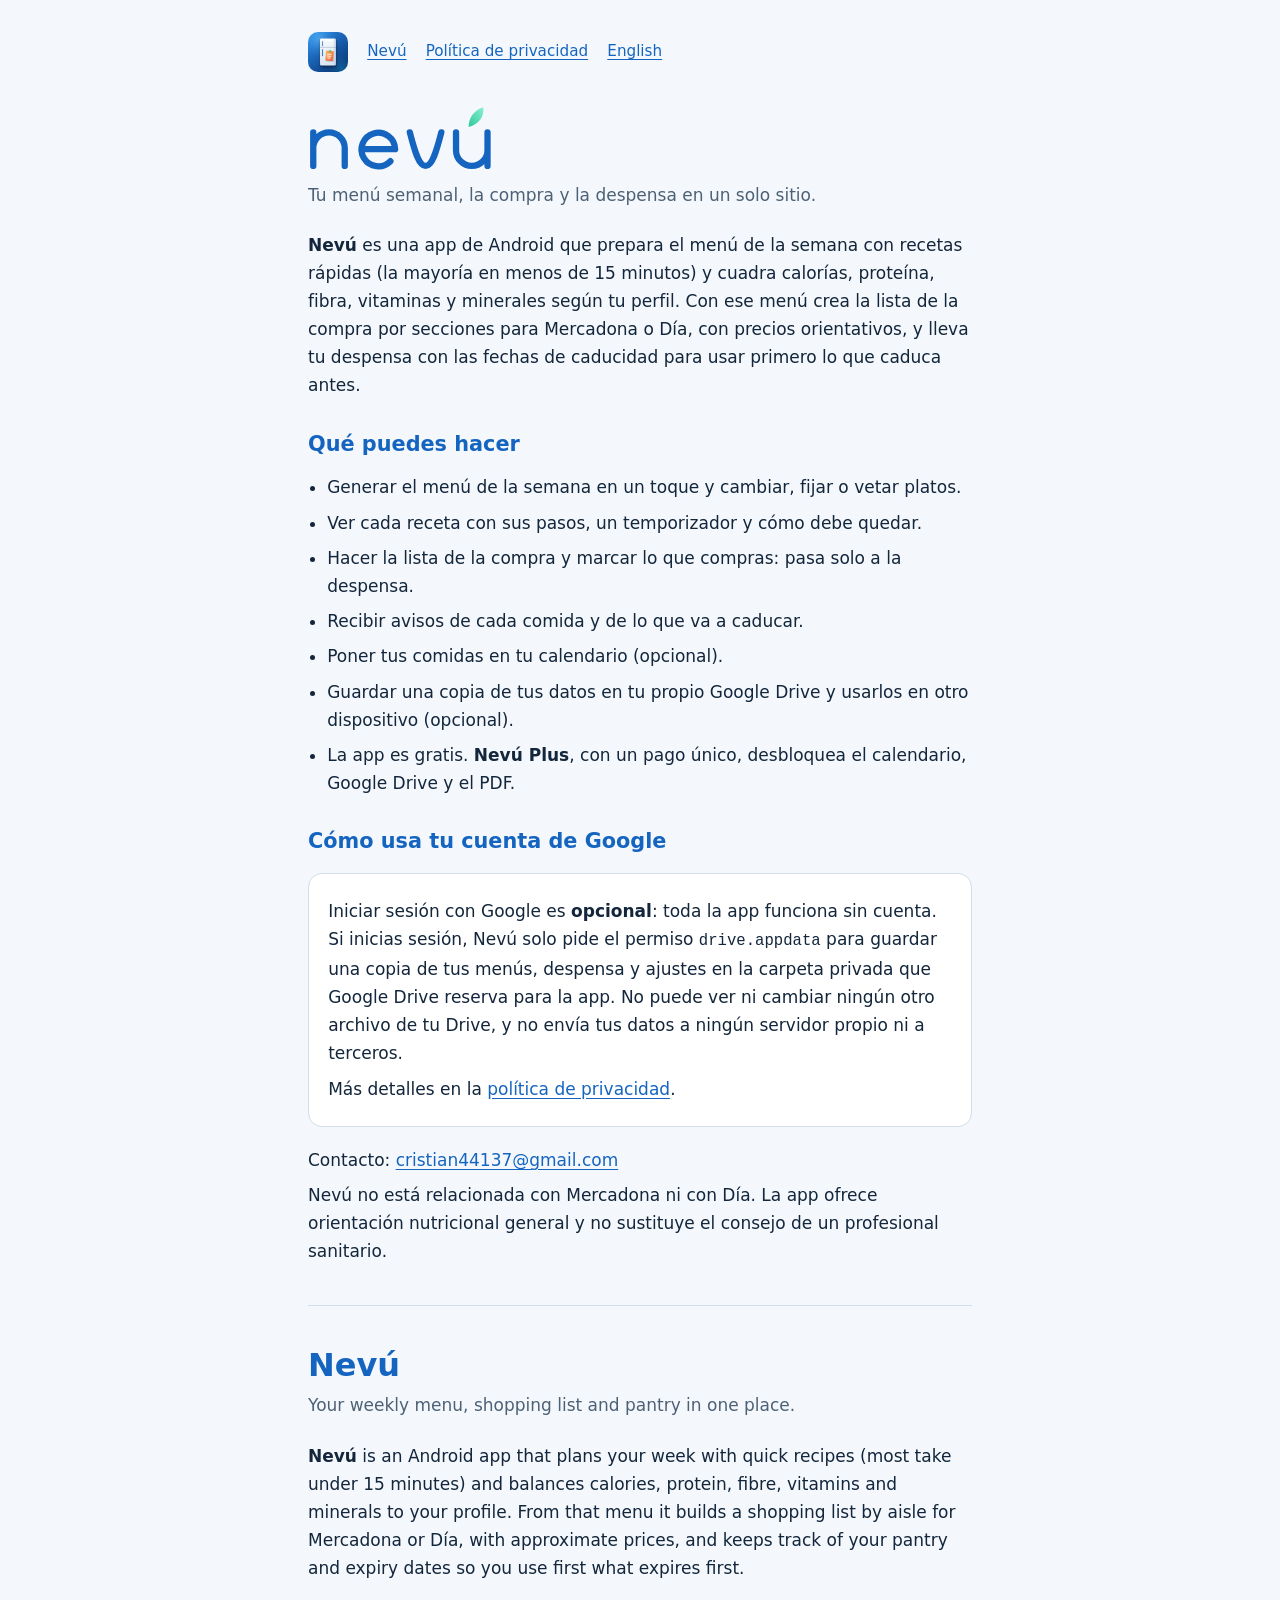
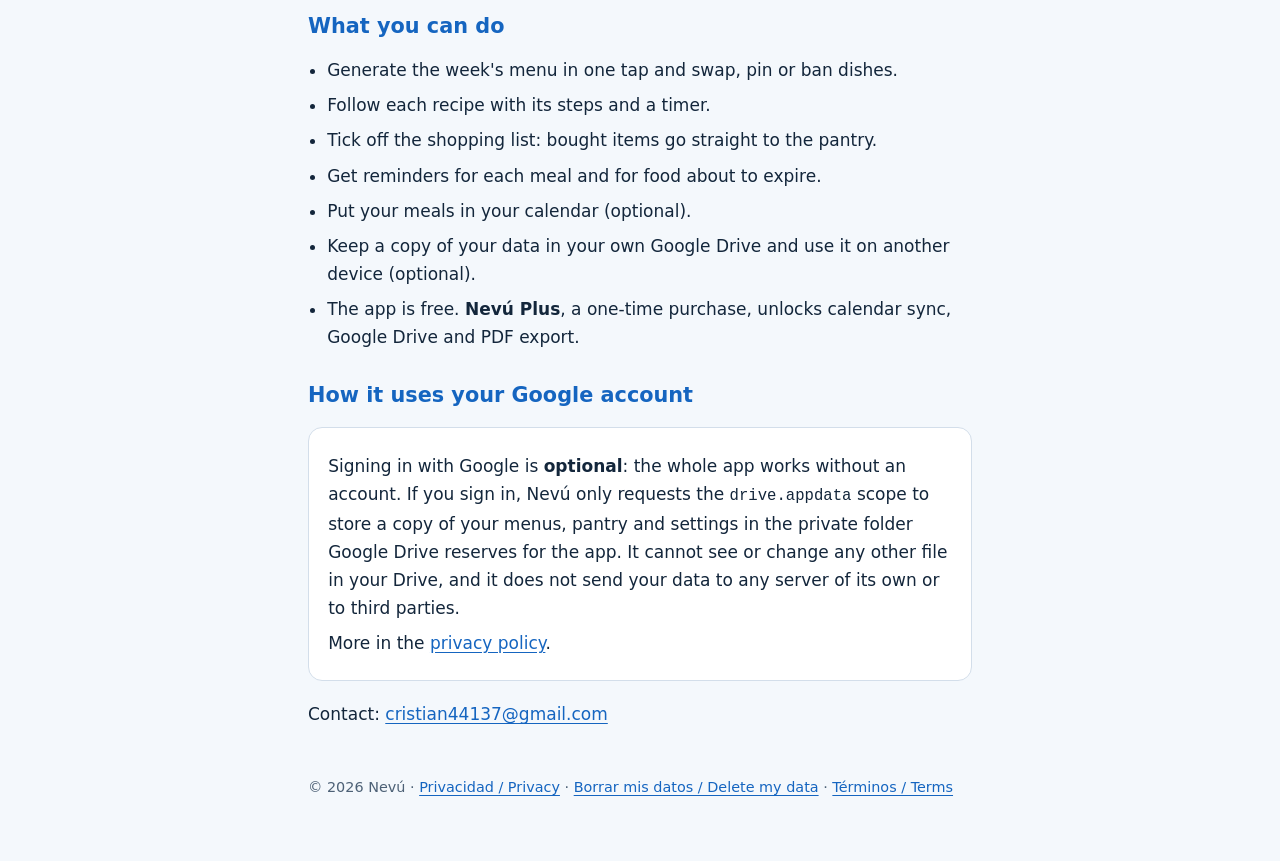
<file: index.html>
<!doctype html>
<html lang="es"><head><meta charset="utf-8"><meta name="viewport" content="width=device-width,initial-scale=1">
<title>Nevú: Menú semanal y compra</title>
<meta name="description" content="Nevú: app de Android para planificar el menú semanal, la lista de la compra y la despensa.">
<link rel="stylesheet" href="estilo.css"><link rel="icon" href="logo.png"></head>
<body><main>
<nav><img src="logo.png" alt=""><a href="index.html">Nevú</a><a href="privacidad.html">Política de privacidad</a><a href="#en">English</a></nav>

<h1 class="marca"><svg role="img" aria-label="Nevú" viewBox="-10 74 352 128"><title>Nevú</title><defs><linearGradient id="hoja" x1="0" y1="1" x2="1" y2="0"><stop offset="0" stop-color="#2FC79A"/><stop offset="1" stop-color="#8BF0CF"/></linearGradient></defs><g fill="none" stroke="currentColor" stroke-width="12" stroke-linecap="round" stroke-linejoin="round"><path d="M0 128 V192 M0 158 A30 30 0 0 1 60 158 V192"/><path d="M92 160 H156 A32 32 0 1 0 147 183"/><path d="M184 128 C192 158 200 192 214 192 C228 192 236 158 244 128"/><path d="M272 128 V162 A30 30 0 0 0 332 162 M332 128 V192"/></g><path d="M296 118 C296 100 306 86 324 80 C326 98 316 112 296 118 Z" fill="url(#hoja)"/></svg></h1>
<p class="sub">Tu menú semanal, la compra y la despensa en un solo sitio.</p>
<p><strong>Nevú</strong> es una app de Android que prepara el menú de la semana con recetas rápidas (la mayoría en menos de 15 minutos) y cuadra calorías, proteína, fibra, vitaminas y minerales según tu perfil. Con ese menú crea la lista de la compra por secciones para Mercadona o Día, con precios orientativos, y lleva tu despensa con las fechas de caducidad para usar primero lo que caduca antes.</p>

<h2>Qué puedes hacer</h2>
<ul>
<li>Generar el menú de la semana en un toque y cambiar, fijar o vetar platos.</li>
<li>Ver cada receta con sus pasos, un temporizador y cómo debe quedar.</li>
<li>Hacer la lista de la compra y marcar lo que compras: pasa solo a la despensa.</li>
<li>Recibir avisos de cada comida y de lo que va a caducar.</li>
<li>Poner tus comidas en tu calendario (opcional).</li>
<li>Guardar una copia de tus datos en tu propio Google Drive y usarlos en otro dispositivo (opcional).</li>
<li>La app es gratis. <strong>Nevú Plus</strong>, con un pago único, desbloquea el calendario, Google Drive y el PDF.</li>
</ul>

<h2>Cómo usa tu cuenta de Google</h2>
<div class="tarjeta">
<p>Iniciar sesión con Google es <strong>opcional</strong>: toda la app funciona sin cuenta. Si inicias sesión, Nevú solo pide el permiso <code>drive.appdata</code> para guardar una copia de tus menús, despensa y ajustes en la carpeta privada que Google Drive reserva para la app. No puede ver ni cambiar ningún otro archivo de tu Drive, y no envía tus datos a ningún servidor propio ni a terceros.</p>
<p>Más detalles en la <a href="privacidad.html">política de privacidad</a>.</p>
</div>

<p>Contacto: <a href="mailto:cristian44137@gmail.com">cristian44137@gmail.com</a></p>
<p>Nevú no está relacionada con Mercadona ni con Día. La app ofrece orientación nutricional general y no sustituye el consejo de un profesional sanitario.</p>

<hr>
<section id="en" lang="en">
<h1>Nevú</h1>
<p class="sub">Your weekly menu, shopping list and pantry in one place.</p>
<p><strong>Nevú</strong> is an Android app that plans your week with quick recipes (most take under 15 minutes) and balances calories, protein, fibre, vitamins and minerals to your profile. From that menu it builds a shopping list by aisle for Mercadona or Día, with approximate prices, and keeps track of your pantry and expiry dates so you use first what expires first.</p>
<h2>What you can do</h2>
<ul>
<li>Generate the week's menu in one tap and swap, pin or ban dishes.</li>
<li>Follow each recipe with its steps and a timer.</li>
<li>Tick off the shopping list: bought items go straight to the pantry.</li>
<li>Get reminders for each meal and for food about to expire.</li>
<li>Put your meals in your calendar (optional).</li>
<li>Keep a copy of your data in your own Google Drive and use it on another device (optional).</li>
<li>The app is free. <strong>Nevú Plus</strong>, a one-time purchase, unlocks calendar sync, Google Drive and PDF export.</li>
</ul>
<h2>How it uses your Google account</h2>
<div class="tarjeta">
<p>Signing in with Google is <strong>optional</strong>: the whole app works without an account. If you sign in, Nevú only requests the <code>drive.appdata</code> scope to store a copy of your menus, pantry and settings in the private folder Google Drive reserves for the app. It cannot see or change any other file in your Drive, and it does not send your data to any server of its own or to third parties.</p>
<p>More in the <a href="privacidad.html#en">privacy policy</a>.</p>
</div>
<p>Contact: <a href="mailto:cristian44137@gmail.com">cristian44137@gmail.com</a></p>
</section>
<footer>© 2026 Nevú · <a href="privacidad.html">Privacidad / Privacy</a> · <a href="borrar-datos.html">Borrar mis datos / Delete my data</a> · <a href="terminos.html">Términos / Terms</a></footer>
</main></body></html>
</file>
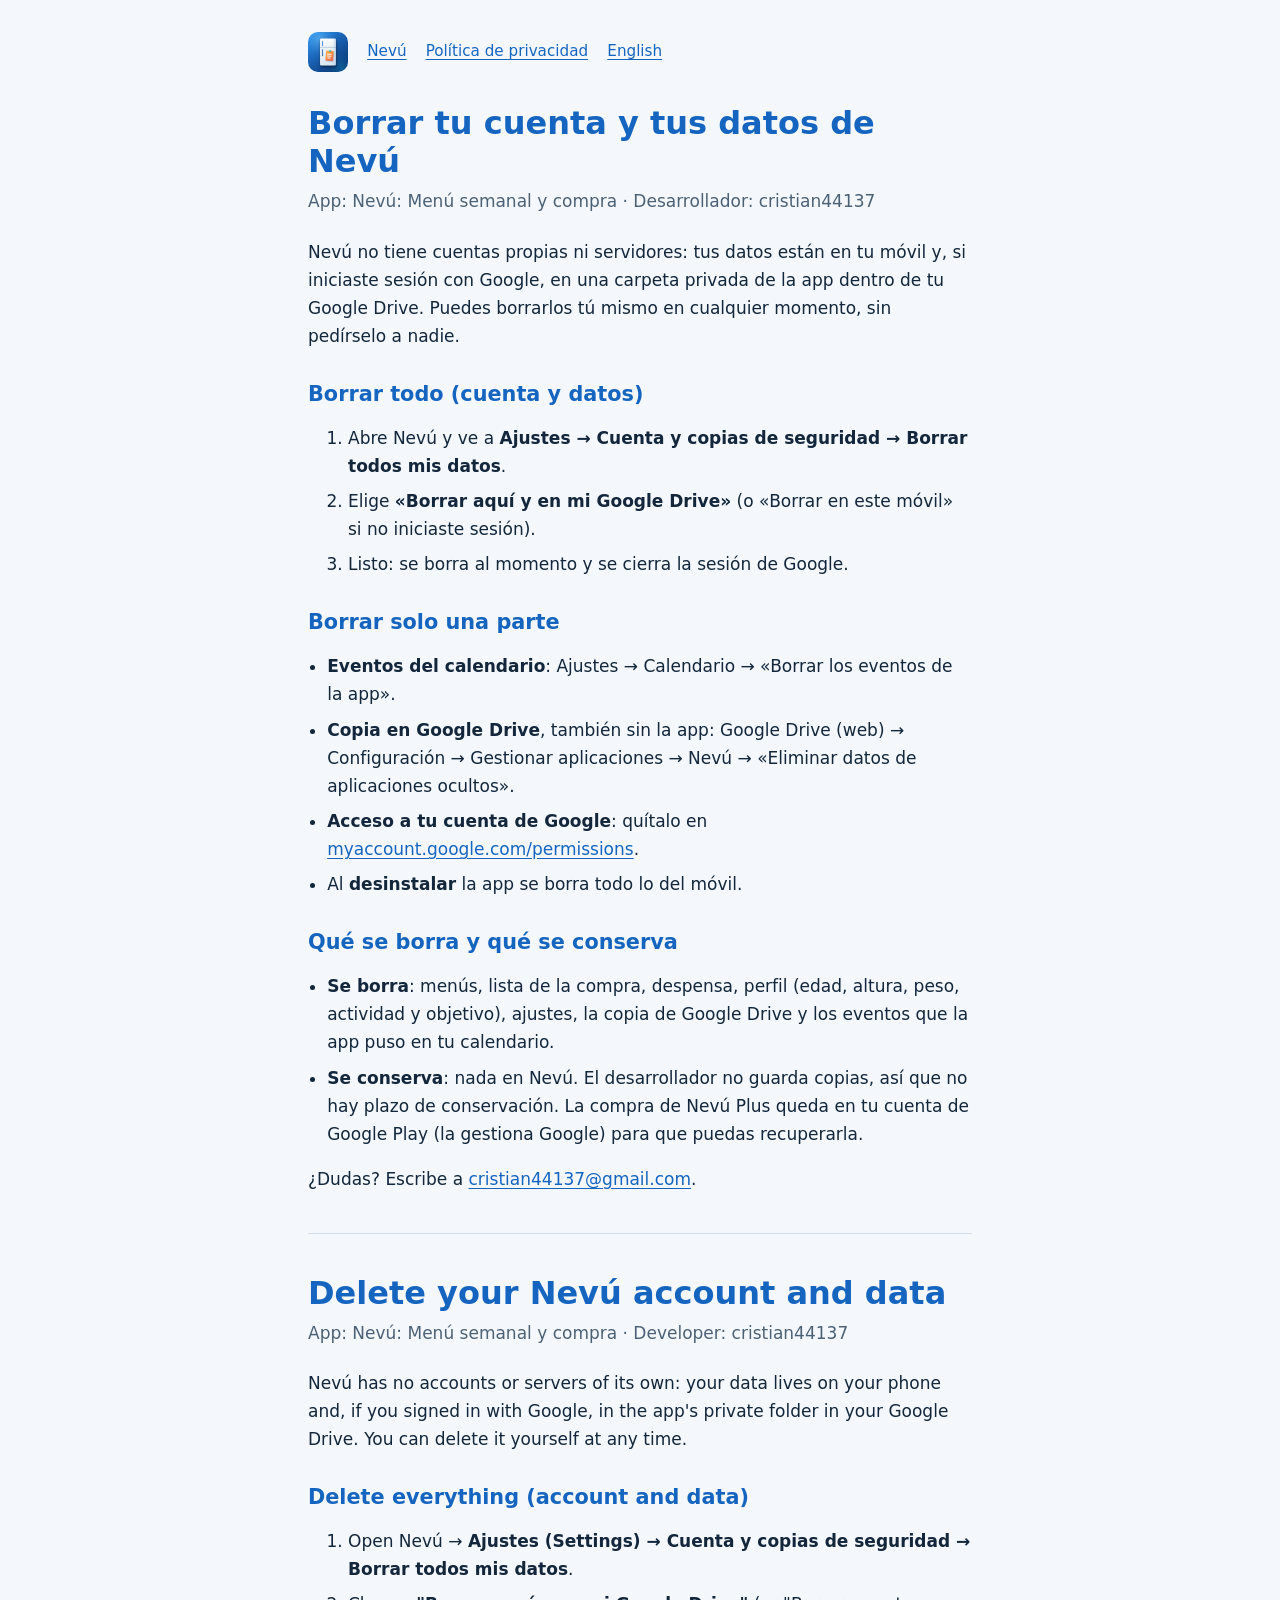
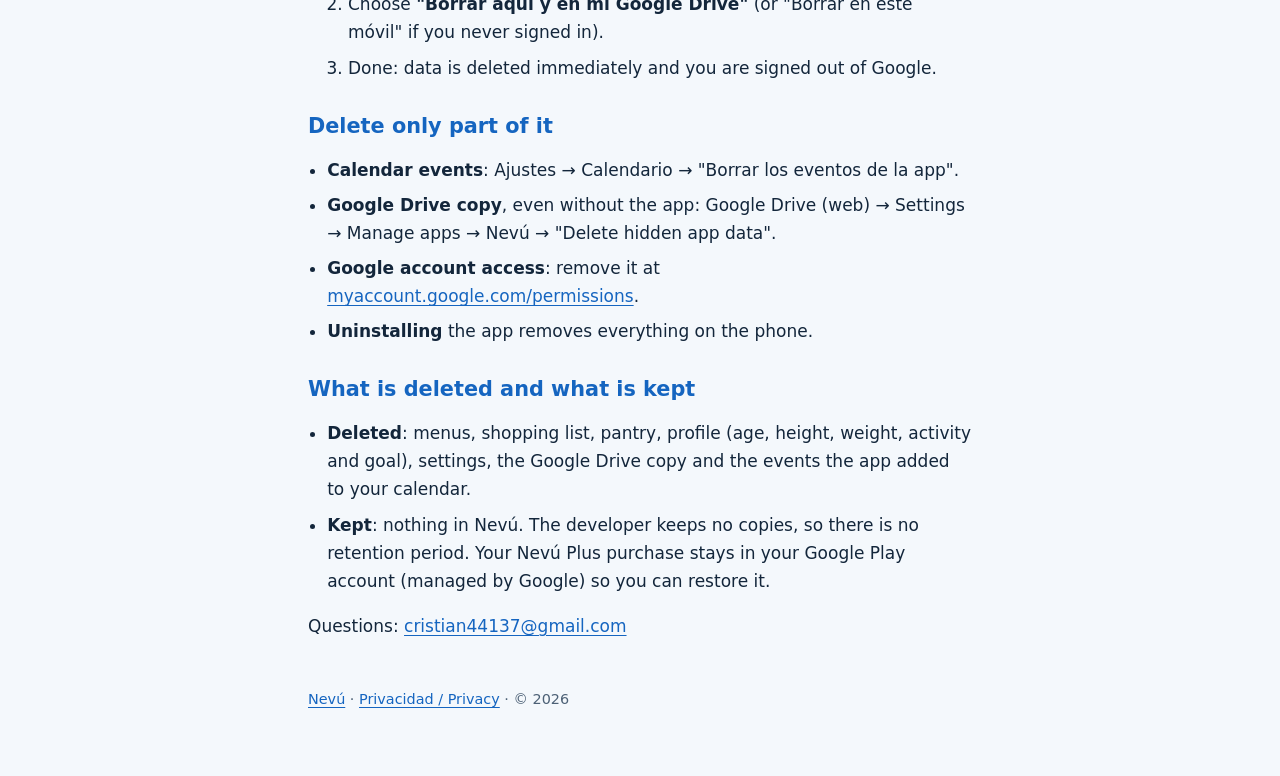
<file: borrar-datos.html>
<!doctype html>
<html lang="es"><head><meta charset="utf-8"><meta name="viewport" content="width=device-width,initial-scale=1">
<title>Borrar tus datos · Nevú</title>
<meta name="description" content="Cómo borrar tu cuenta y tus datos de Nevú.">
<link rel="stylesheet" href="estilo.css"><link rel="icon" href="logo.png"></head>
<body><main>
<nav><img src="logo.png" alt=""><a href="index.html">Nevú</a><a href="privacidad.html">Política de privacidad</a><a href="#en">English</a></nav>

<h1>Borrar tu cuenta y tus datos de Nevú</h1>
<p class="sub">App: Nevú: Menú semanal y compra · Desarrollador: cristian44137</p>
<p>Nevú no tiene cuentas propias ni servidores: tus datos están en tu móvil y, si iniciaste sesión con Google, en una carpeta privada de la app dentro de tu Google Drive. Puedes borrarlos tú mismo en cualquier momento, sin pedírselo a nadie.</p>

<h2>Borrar todo (cuenta y datos)</h2>
<ol>
<li>Abre Nevú y ve a <strong>Ajustes → Cuenta y copias de seguridad → Borrar todos mis datos</strong>.</li>
<li>Elige <strong>«Borrar aquí y en mi Google Drive»</strong> (o «Borrar en este móvil» si no iniciaste sesión).</li>
<li>Listo: se borra al momento y se cierra la sesión de Google.</li>
</ol>

<h2>Borrar solo una parte</h2>
<ul>
<li><strong>Eventos del calendario</strong>: Ajustes → Calendario → «Borrar los eventos de la app».</li>
<li><strong>Copia en Google Drive</strong>, también sin la app: Google Drive (web) → Configuración → Gestionar aplicaciones → Nevú → «Eliminar datos de aplicaciones ocultos».</li>
<li><strong>Acceso a tu cuenta de Google</strong>: quítalo en <a href="https://myaccount.google.com/permissions">myaccount.google.com/permissions</a>.</li>
<li>Al <strong>desinstalar</strong> la app se borra todo lo del móvil.</li>
</ul>

<h2>Qué se borra y qué se conserva</h2>
<ul>
<li><strong>Se borra</strong>: menús, lista de la compra, despensa, perfil (edad, altura, peso, actividad y objetivo), ajustes, la copia de Google Drive y los eventos que la app puso en tu calendario.</li>
<li><strong>Se conserva</strong>: nada en Nevú. El desarrollador no guarda copias, así que no hay plazo de conservación. La compra de Nevú Plus queda en tu cuenta de Google Play (la gestiona Google) para que puedas recuperarla.</li>
</ul>
<p>¿Dudas? Escribe a <a href="mailto:cristian44137@gmail.com">cristian44137@gmail.com</a>.</p>

<hr>
<section id="en" lang="en">
<h1>Delete your Nevú account and data</h1>
<p class="sub">App: Nevú: Menú semanal y compra · Developer: cristian44137</p>
<p>Nevú has no accounts or servers of its own: your data lives on your phone and, if you signed in with Google, in the app's private folder in your Google Drive. You can delete it yourself at any time.</p>
<h2>Delete everything (account and data)</h2>
<ol>
<li>Open Nevú → <strong>Ajustes (Settings) → Cuenta y copias de seguridad → Borrar todos mis datos</strong>.</li>
<li>Choose <strong>"Borrar aquí y en mi Google Drive"</strong> (or "Borrar en este móvil" if you never signed in).</li>
<li>Done: data is deleted immediately and you are signed out of Google.</li>
</ol>
<h2>Delete only part of it</h2>
<ul>
<li><strong>Calendar events</strong>: Ajustes → Calendario → "Borrar los eventos de la app".</li>
<li><strong>Google Drive copy</strong>, even without the app: Google Drive (web) → Settings → Manage apps → Nevú → "Delete hidden app data".</li>
<li><strong>Google account access</strong>: remove it at <a href="https://myaccount.google.com/permissions">myaccount.google.com/permissions</a>.</li>
<li><strong>Uninstalling</strong> the app removes everything on the phone.</li>
</ul>
<h2>What is deleted and what is kept</h2>
<ul>
<li><strong>Deleted</strong>: menus, shopping list, pantry, profile (age, height, weight, activity and goal), settings, the Google Drive copy and the events the app added to your calendar.</li>
<li><strong>Kept</strong>: nothing in Nevú. The developer keeps no copies, so there is no retention period. Your Nevú Plus purchase stays in your Google Play account (managed by Google) so you can restore it.</li>
</ul>
<p>Questions: <a href="mailto:cristian44137@gmail.com">cristian44137@gmail.com</a></p>
</section>
<footer><a href="index.html">Nevú</a> · <a href="privacidad.html">Privacidad / Privacy</a> · © 2026</footer>
</main></body></html>
</file>
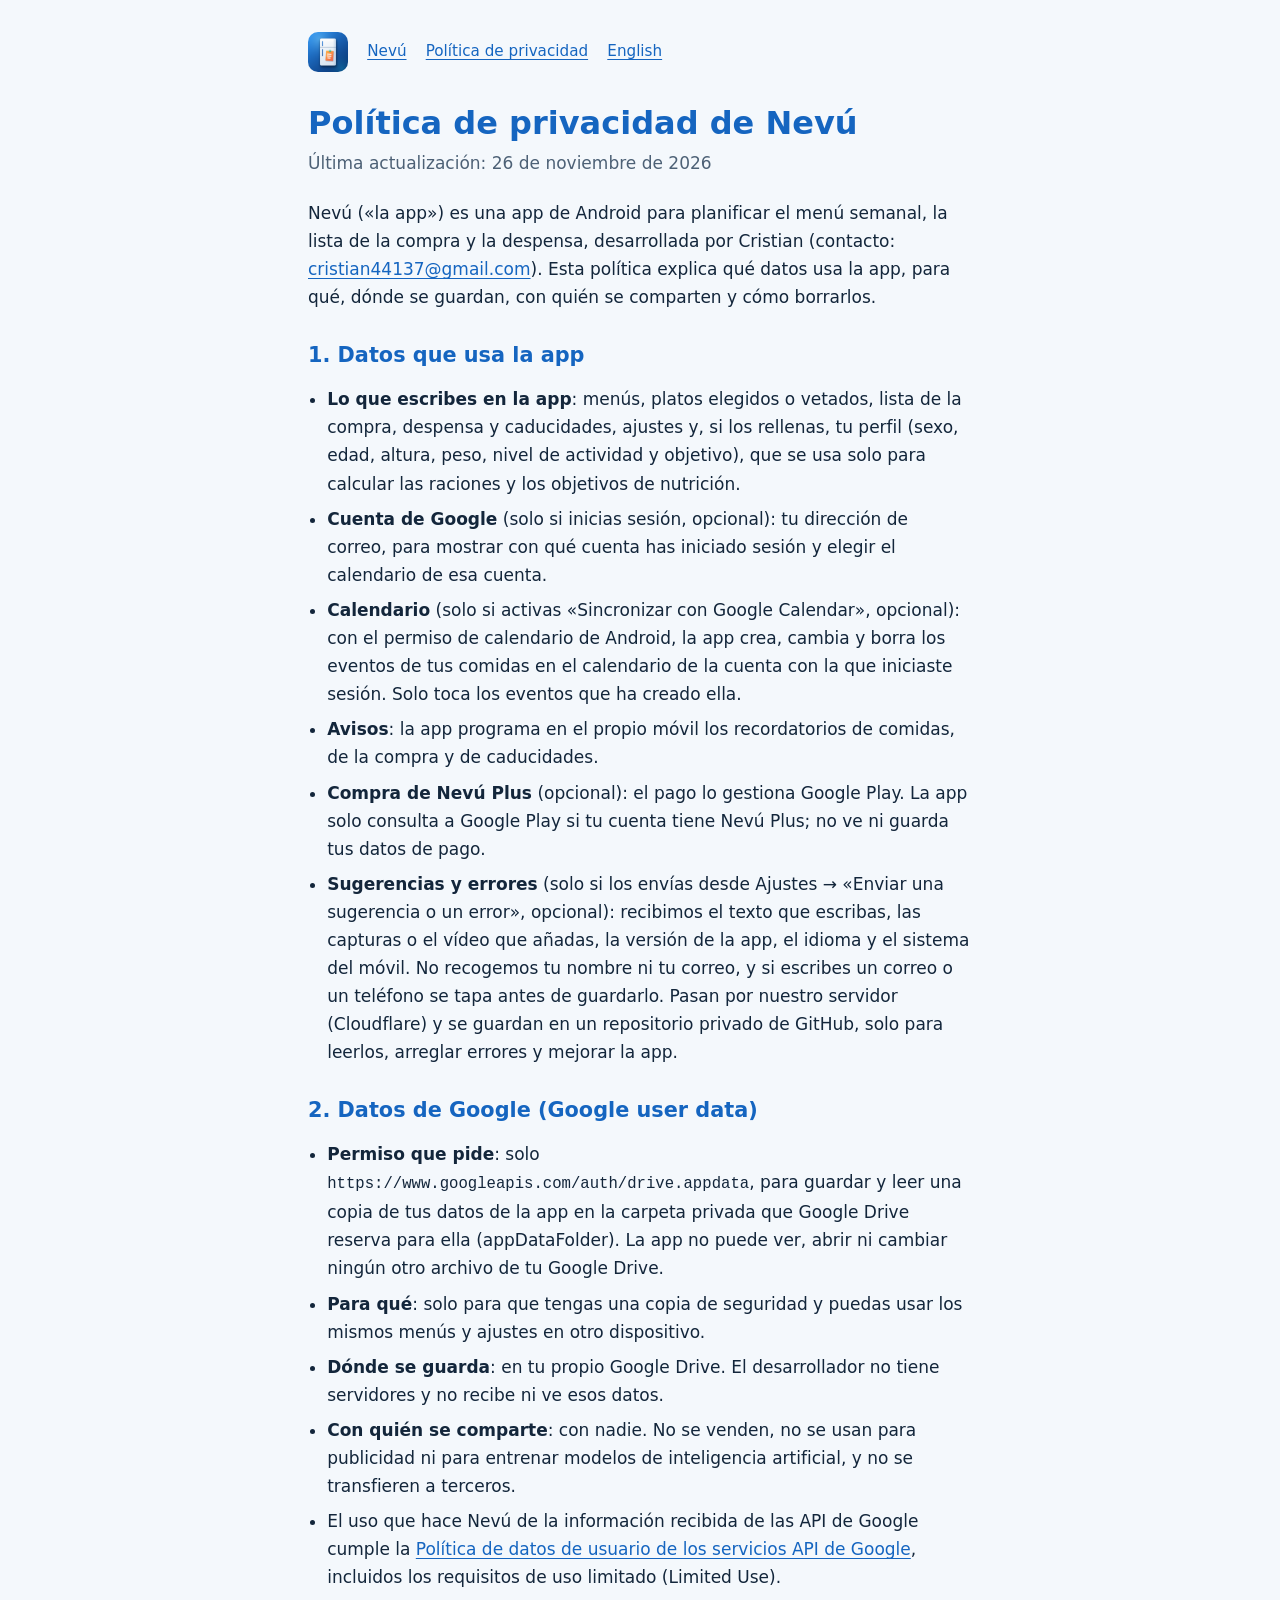
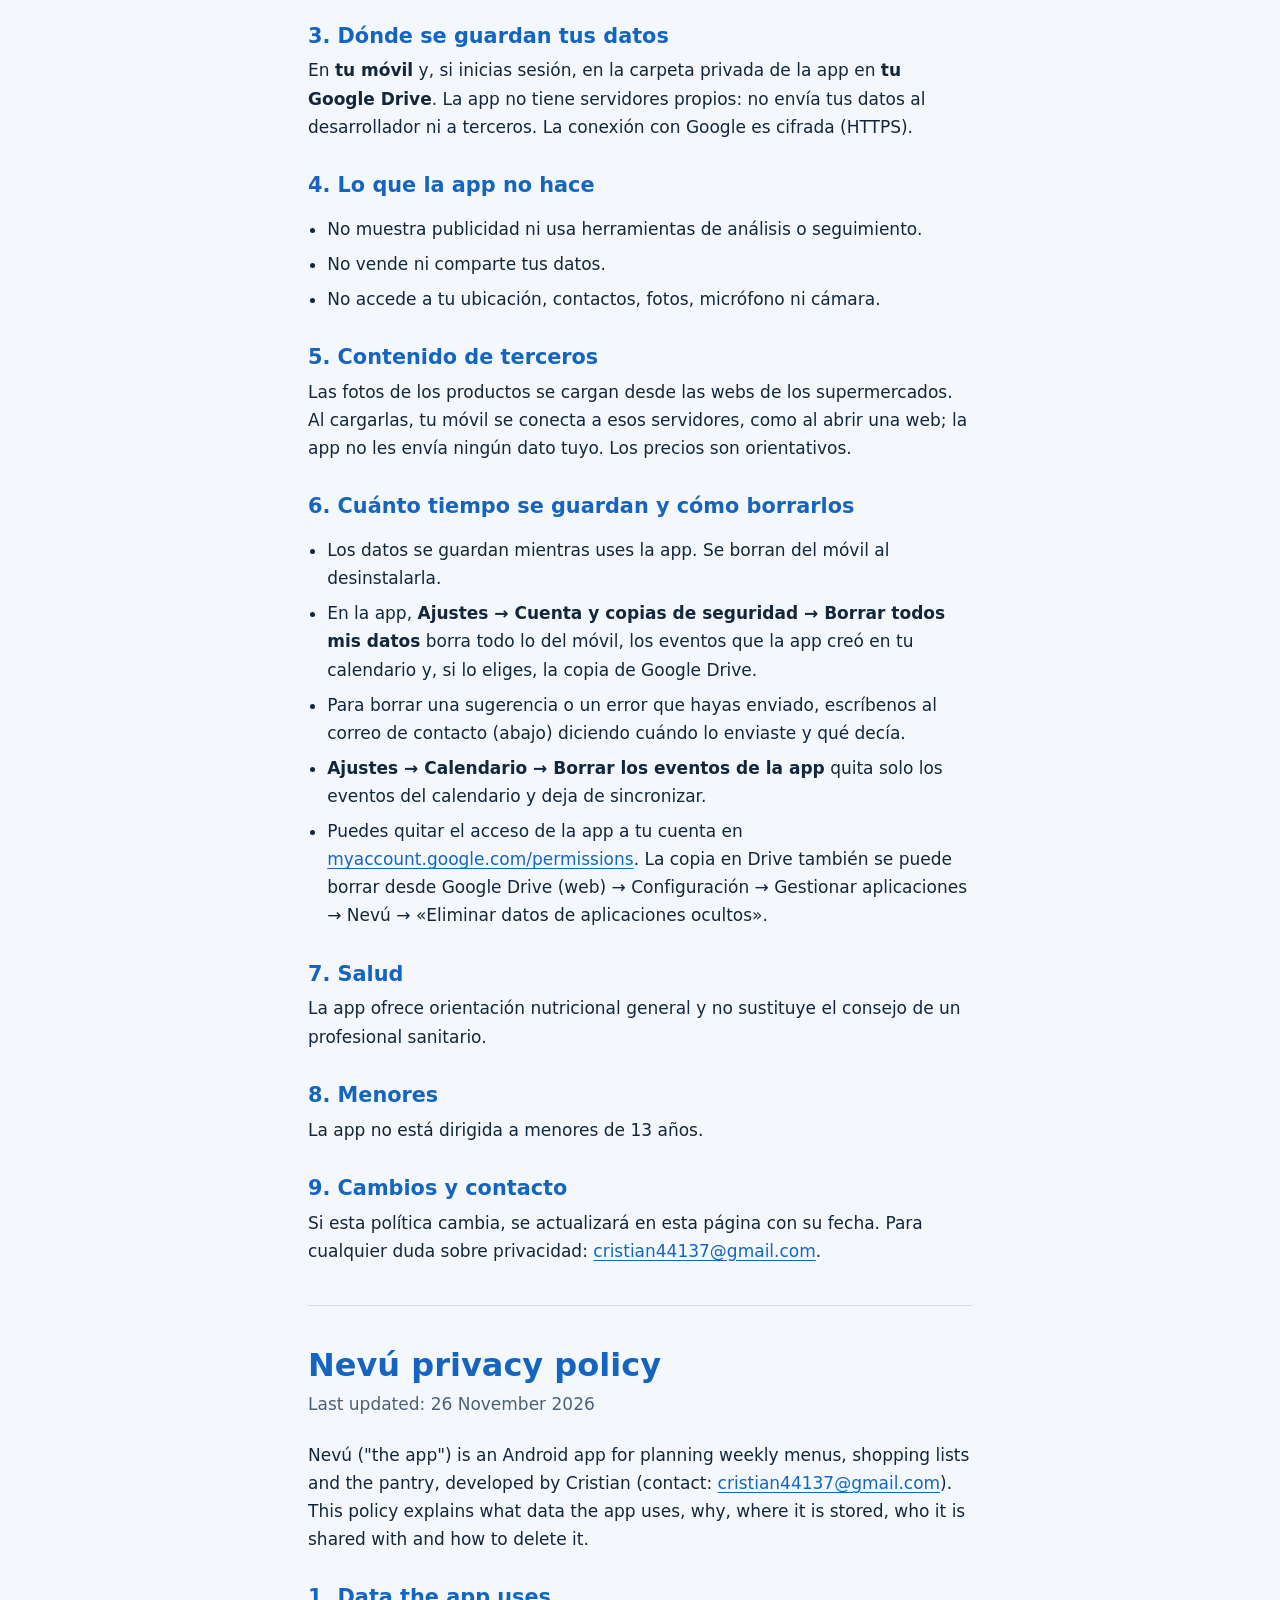
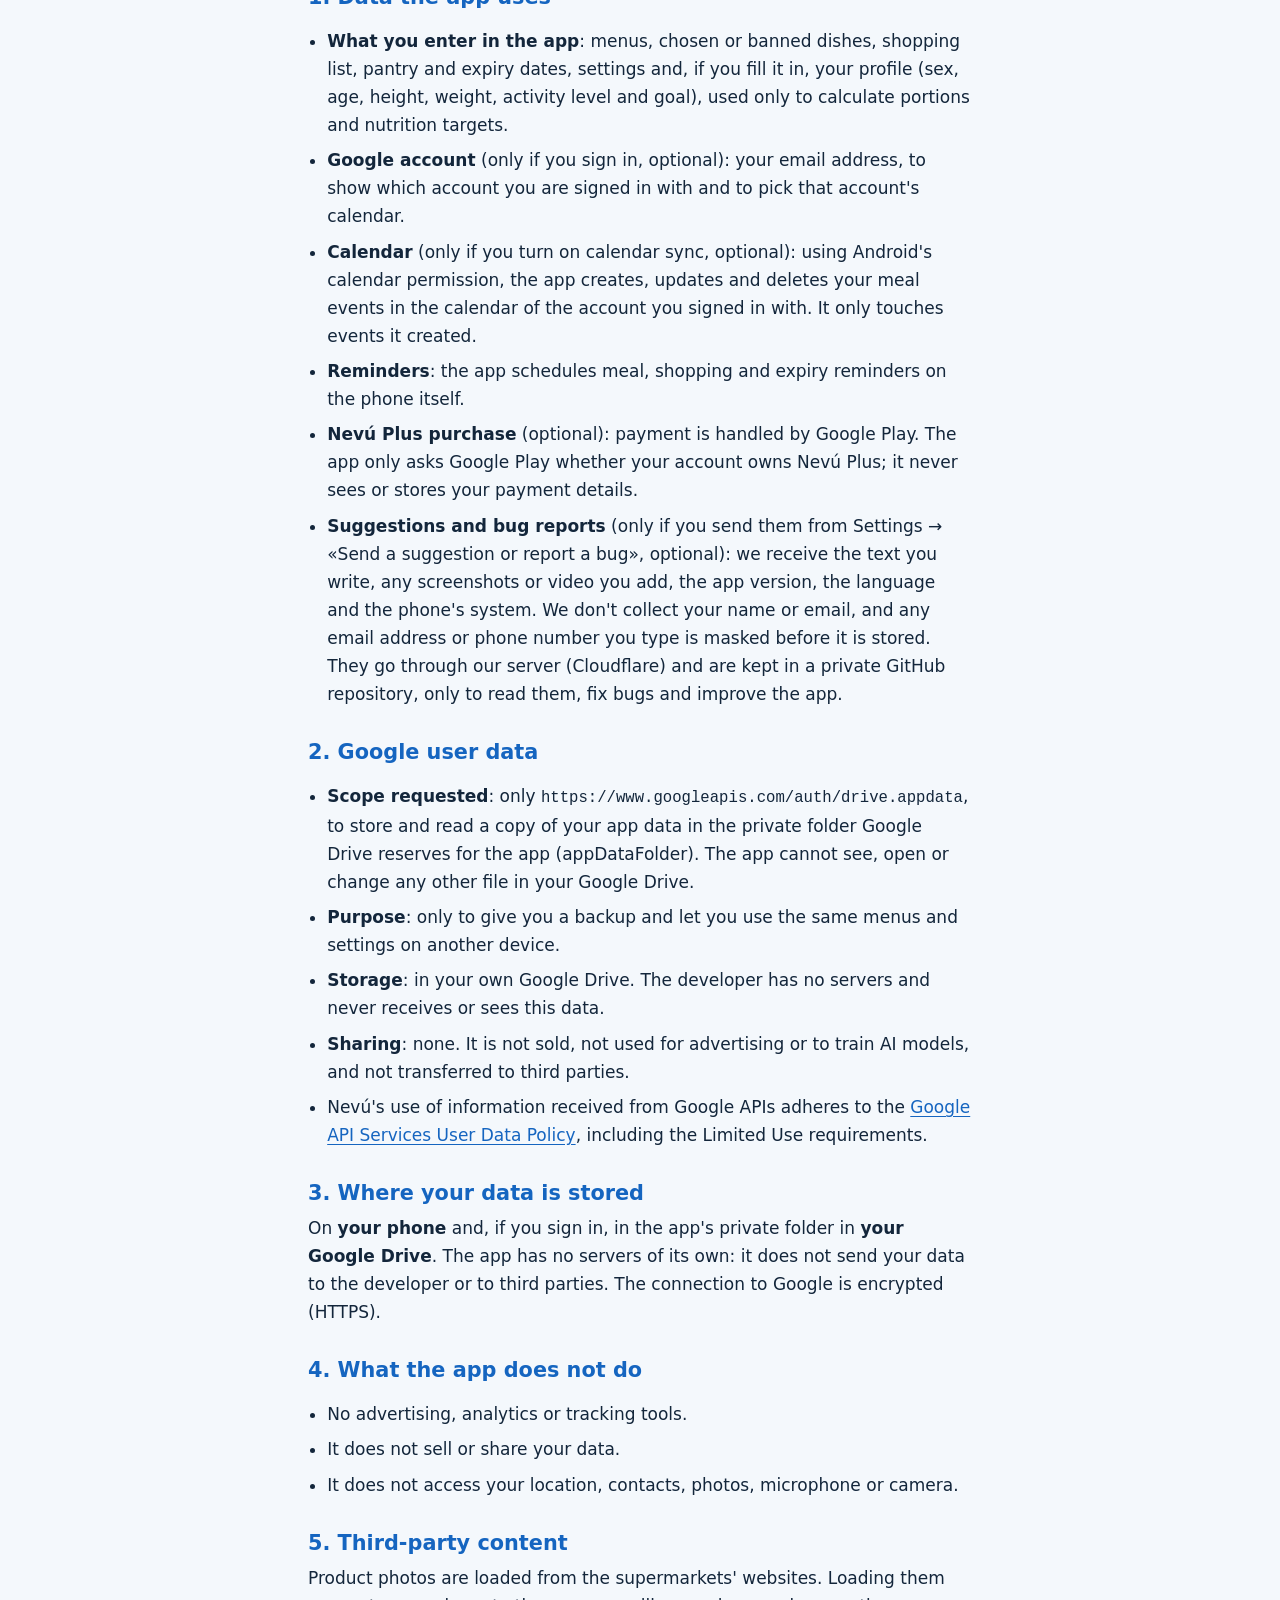
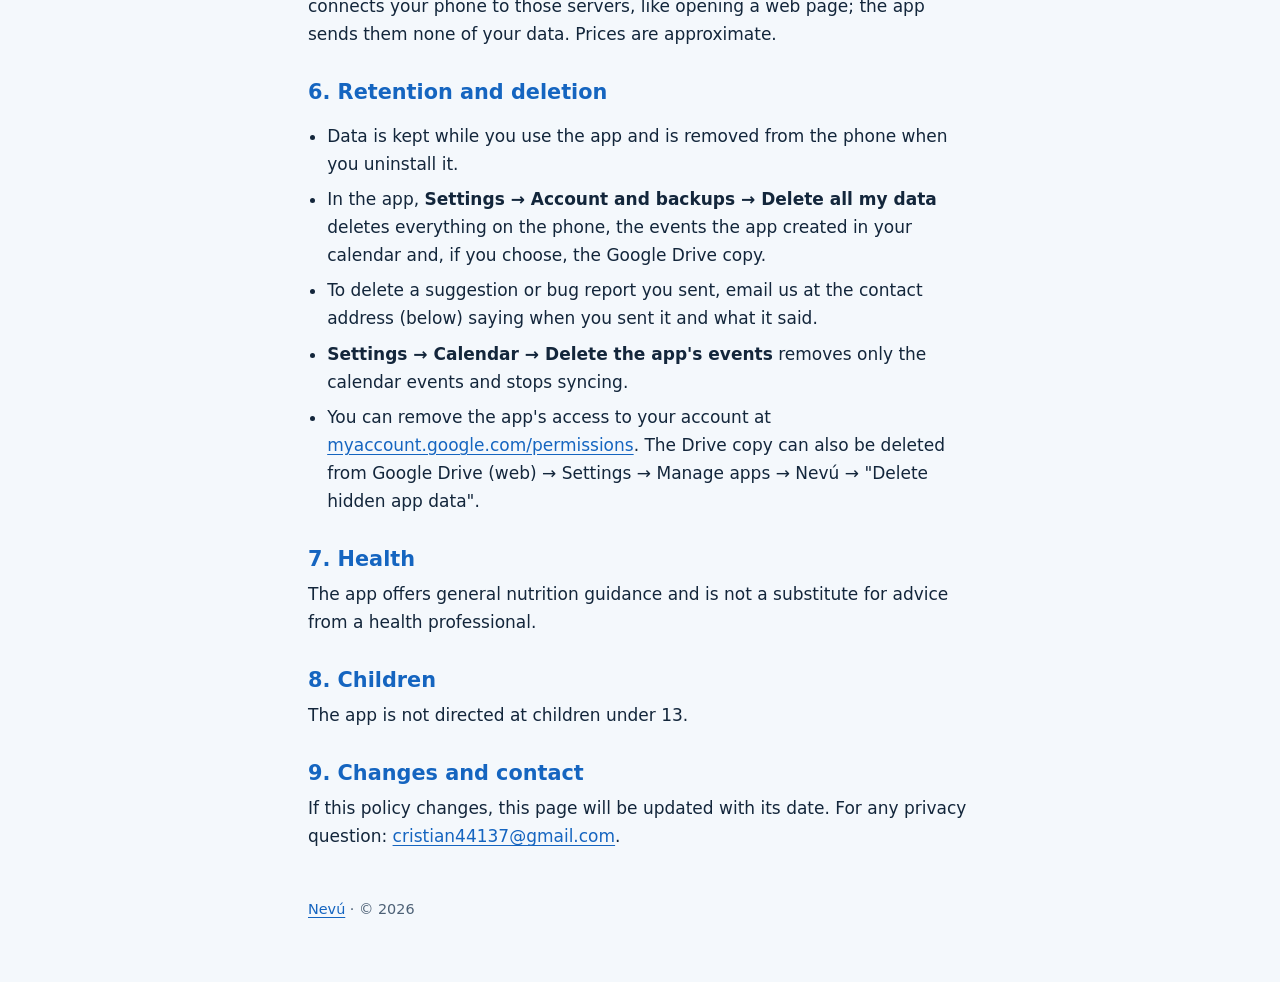
<file: privacidad.html>
<!doctype html>
<html lang="es"><head><meta charset="utf-8"><meta name="viewport" content="width=device-width,initial-scale=1">
<title>Política de privacidad · Nevú</title>
<link rel="stylesheet" href="estilo.css"><link rel="icon" href="logo.png"></head>
<body><main>
<nav><img src="logo.png" alt=""><a href="index.html">Nevú</a><a href="privacidad.html">Política de privacidad</a><a href="#en">English</a></nav>

<h1>Política de privacidad de Nevú</h1>
<p class="sub">Última actualización: 26 de noviembre de 2026</p>
<p>Nevú («la app») es una app de Android para planificar el menú semanal, la lista de la compra y la despensa, desarrollada por Cristian (contacto: <a href="mailto:cristian44137@gmail.com">cristian44137@gmail.com</a>). Esta política explica qué datos usa la app, para qué, dónde se guardan, con quién se comparten y cómo borrarlos.</p>

<h2>1. Datos que usa la app</h2>
<ul>
<li><strong>Lo que escribes en la app</strong>: menús, platos elegidos o vetados, lista de la compra, despensa y caducidades, ajustes y, si los rellenas, tu perfil (sexo, edad, altura, peso, nivel de actividad y objetivo), que se usa solo para calcular las raciones y los objetivos de nutrición.</li>
<li><strong>Cuenta de Google</strong> (solo si inicias sesión, opcional): tu dirección de correo, para mostrar con qué cuenta has iniciado sesión y elegir el calendario de esa cuenta.</li>
<li><strong>Calendario</strong> (solo si activas «Sincronizar con Google Calendar», opcional): con el permiso de calendario de Android, la app crea, cambia y borra los eventos de tus comidas en el calendario de la cuenta con la que iniciaste sesión. Solo toca los eventos que ha creado ella.</li>
<li><strong>Avisos</strong>: la app programa en el propio móvil los recordatorios de comidas, de la compra y de caducidades.</li>
<li><strong>Compra de Nevú Plus</strong> (opcional): el pago lo gestiona Google Play. La app solo consulta a Google Play si tu cuenta tiene Nevú Plus; no ve ni guarda tus datos de pago.</li>
<li><strong>Sugerencias y errores</strong> (solo si los envías desde Ajustes → «Enviar una sugerencia o un error», opcional): recibimos el texto que escribas, las capturas o el vídeo que añadas, la versión de la app, el idioma y el sistema del móvil. No recogemos tu nombre ni tu correo, y si escribes un correo o un teléfono se tapa antes de guardarlo. Pasan por nuestro servidor (Cloudflare) y se guardan en un repositorio privado de GitHub, solo para leerlos, arreglar errores y mejorar la app.</li>
</ul>

<h2>2. Datos de Google (Google user data)</h2>
<ul>
<li><strong>Permiso que pide</strong>: solo <code>https://www.googleapis.com/auth/drive.appdata</code>, para guardar y leer una copia de tus datos de la app en la carpeta privada que Google Drive reserva para ella (appDataFolder). La app no puede ver, abrir ni cambiar ningún otro archivo de tu Google Drive.</li>
<li><strong>Para qué</strong>: solo para que tengas una copia de seguridad y puedas usar los mismos menús y ajustes en otro dispositivo.</li>
<li><strong>Dónde se guarda</strong>: en tu propio Google Drive. El desarrollador no tiene servidores y no recibe ni ve esos datos.</li>
<li><strong>Con quién se comparte</strong>: con nadie. No se venden, no se usan para publicidad ni para entrenar modelos de inteligencia artificial, y no se transfieren a terceros.</li>
<li>El uso que hace Nevú de la información recibida de las API de Google cumple la <a href="https://developers.google.com/terms/api-services-user-data-policy">Política de datos de usuario de los servicios API de Google</a>, incluidos los requisitos de uso limitado (Limited Use).</li>
</ul>

<h2>3. Dónde se guardan tus datos</h2>
<p>En <strong>tu móvil</strong> y, si inicias sesión, en la carpeta privada de la app en <strong>tu Google Drive</strong>. La app no tiene servidores propios: no envía tus datos al desarrollador ni a terceros. La conexión con Google es cifrada (HTTPS).</p>

<h2>4. Lo que la app no hace</h2>
<ul>
<li>No muestra publicidad ni usa herramientas de análisis o seguimiento.</li>
<li>No vende ni comparte tus datos.</li>
<li>No accede a tu ubicación, contactos, fotos, micrófono ni cámara.</li>
</ul>

<h2>5. Contenido de terceros</h2>
<p>Las fotos de los productos se cargan desde las webs de los supermercados. Al cargarlas, tu móvil se conecta a esos servidores, como al abrir una web; la app no les envía ningún dato tuyo. Los precios son orientativos.</p>

<h2>6. Cuánto tiempo se guardan y cómo borrarlos</h2>
<ul>
<li>Los datos se guardan mientras uses la app. Se borran del móvil al desinstalarla.</li>
<li>En la app, <strong>Ajustes → Cuenta y copias de seguridad → Borrar todos mis datos</strong> borra todo lo del móvil, los eventos que la app creó en tu calendario y, si lo eliges, la copia de Google Drive.</li>
<li>Para borrar una sugerencia o un error que hayas enviado, escríbenos al correo de contacto (abajo) diciendo cuándo lo enviaste y qué decía.</li>
<li><strong>Ajustes → Calendario → Borrar los eventos de la app</strong> quita solo los eventos del calendario y deja de sincronizar.</li>
<li>Puedes quitar el acceso de la app a tu cuenta en <a href="https://myaccount.google.com/permissions">myaccount.google.com/permissions</a>. La copia en Drive también se puede borrar desde Google Drive (web) → Configuración → Gestionar aplicaciones → Nevú → «Eliminar datos de aplicaciones ocultos».</li>
</ul>

<h2>7. Salud</h2>
<p>La app ofrece orientación nutricional general y no sustituye el consejo de un profesional sanitario.</p>

<h2>8. Menores</h2>
<p>La app no está dirigida a menores de 13 años.</p>

<h2>9. Cambios y contacto</h2>
<p>Si esta política cambia, se actualizará en esta página con su fecha. Para cualquier duda sobre privacidad: <a href="mailto:cristian44137@gmail.com">cristian44137@gmail.com</a>.</p>

<hr>
<section id="en" lang="en">
<h1>Nevú privacy policy</h1>
<p class="sub">Last updated: 26 November 2026</p>
<p>Nevú ("the app") is an Android app for planning weekly menus, shopping lists and the pantry, developed by Cristian (contact: <a href="mailto:cristian44137@gmail.com">cristian44137@gmail.com</a>). This policy explains what data the app uses, why, where it is stored, who it is shared with and how to delete it.</p>
<h2>1. Data the app uses</h2>
<ul>
<li><strong>What you enter in the app</strong>: menus, chosen or banned dishes, shopping list, pantry and expiry dates, settings and, if you fill it in, your profile (sex, age, height, weight, activity level and goal), used only to calculate portions and nutrition targets.</li>
<li><strong>Google account</strong> (only if you sign in, optional): your email address, to show which account you are signed in with and to pick that account's calendar.</li>
<li><strong>Calendar</strong> (only if you turn on calendar sync, optional): using Android's calendar permission, the app creates, updates and deletes your meal events in the calendar of the account you signed in with. It only touches events it created.</li>
<li><strong>Reminders</strong>: the app schedules meal, shopping and expiry reminders on the phone itself.</li>
<li><strong>Nevú Plus purchase</strong> (optional): payment is handled by Google Play. The app only asks Google Play whether your account owns Nevú Plus; it never sees or stores your payment details.</li>
<li><strong>Suggestions and bug reports</strong> (only if you send them from Settings → «Send a suggestion or report a bug», optional): we receive the text you write, any screenshots or video you add, the app version, the language and the phone's system. We don't collect your name or email, and any email address or phone number you type is masked before it is stored. They go through our server (Cloudflare) and are kept in a private GitHub repository, only to read them, fix bugs and improve the app.</li>
</ul>
<h2>2. Google user data</h2>
<ul>
<li><strong>Scope requested</strong>: only <code>https://www.googleapis.com/auth/drive.appdata</code>, to store and read a copy of your app data in the private folder Google Drive reserves for the app (appDataFolder). The app cannot see, open or change any other file in your Google Drive.</li>
<li><strong>Purpose</strong>: only to give you a backup and let you use the same menus and settings on another device.</li>
<li><strong>Storage</strong>: in your own Google Drive. The developer has no servers and never receives or sees this data.</li>
<li><strong>Sharing</strong>: none. It is not sold, not used for advertising or to train AI models, and not transferred to third parties.</li>
<li>Nevú's use of information received from Google APIs adheres to the <a href="https://developers.google.com/terms/api-services-user-data-policy">Google API Services User Data Policy</a>, including the Limited Use requirements.</li>
</ul>
<h2>3. Where your data is stored</h2>
<p>On <strong>your phone</strong> and, if you sign in, in the app's private folder in <strong>your Google Drive</strong>. The app has no servers of its own: it does not send your data to the developer or to third parties. The connection to Google is encrypted (HTTPS).</p>
<h2>4. What the app does not do</h2>
<ul>
<li>No advertising, analytics or tracking tools.</li>
<li>It does not sell or share your data.</li>
<li>It does not access your location, contacts, photos, microphone or camera.</li>
</ul>
<h2>5. Third-party content</h2>
<p>Product photos are loaded from the supermarkets' websites. Loading them connects your phone to those servers, like opening a web page; the app sends them none of your data. Prices are approximate.</p>
<h2>6. Retention and deletion</h2>
<ul>
<li>Data is kept while you use the app and is removed from the phone when you uninstall it.</li>
<li>In the app, <strong>Settings → Account and backups → Delete all my data</strong> deletes everything on the phone, the events the app created in your calendar and, if you choose, the Google Drive copy.</li>
<li>To delete a suggestion or bug report you sent, email us at the contact address (below) saying when you sent it and what it said.</li>
<li><strong>Settings → Calendar → Delete the app's events</strong> removes only the calendar events and stops syncing.</li>
<li>You can remove the app's access to your account at <a href="https://myaccount.google.com/permissions">myaccount.google.com/permissions</a>. The Drive copy can also be deleted from Google Drive (web) → Settings → Manage apps → Nevú → "Delete hidden app data".</li>
</ul>
<h2>7. Health</h2>
<p>The app offers general nutrition guidance and is not a substitute for advice from a health professional.</p>
<h2>8. Children</h2>
<p>The app is not directed at children under 13.</p>
<h2>9. Changes and contact</h2>
<p>If this policy changes, this page will be updated with its date. For any privacy question: <a href="mailto:cristian44137@gmail.com">cristian44137@gmail.com</a>.</p>
</section>
<footer><a href="index.html">Nevú</a> · © 2026</footer>
</main></body></html>
</file>
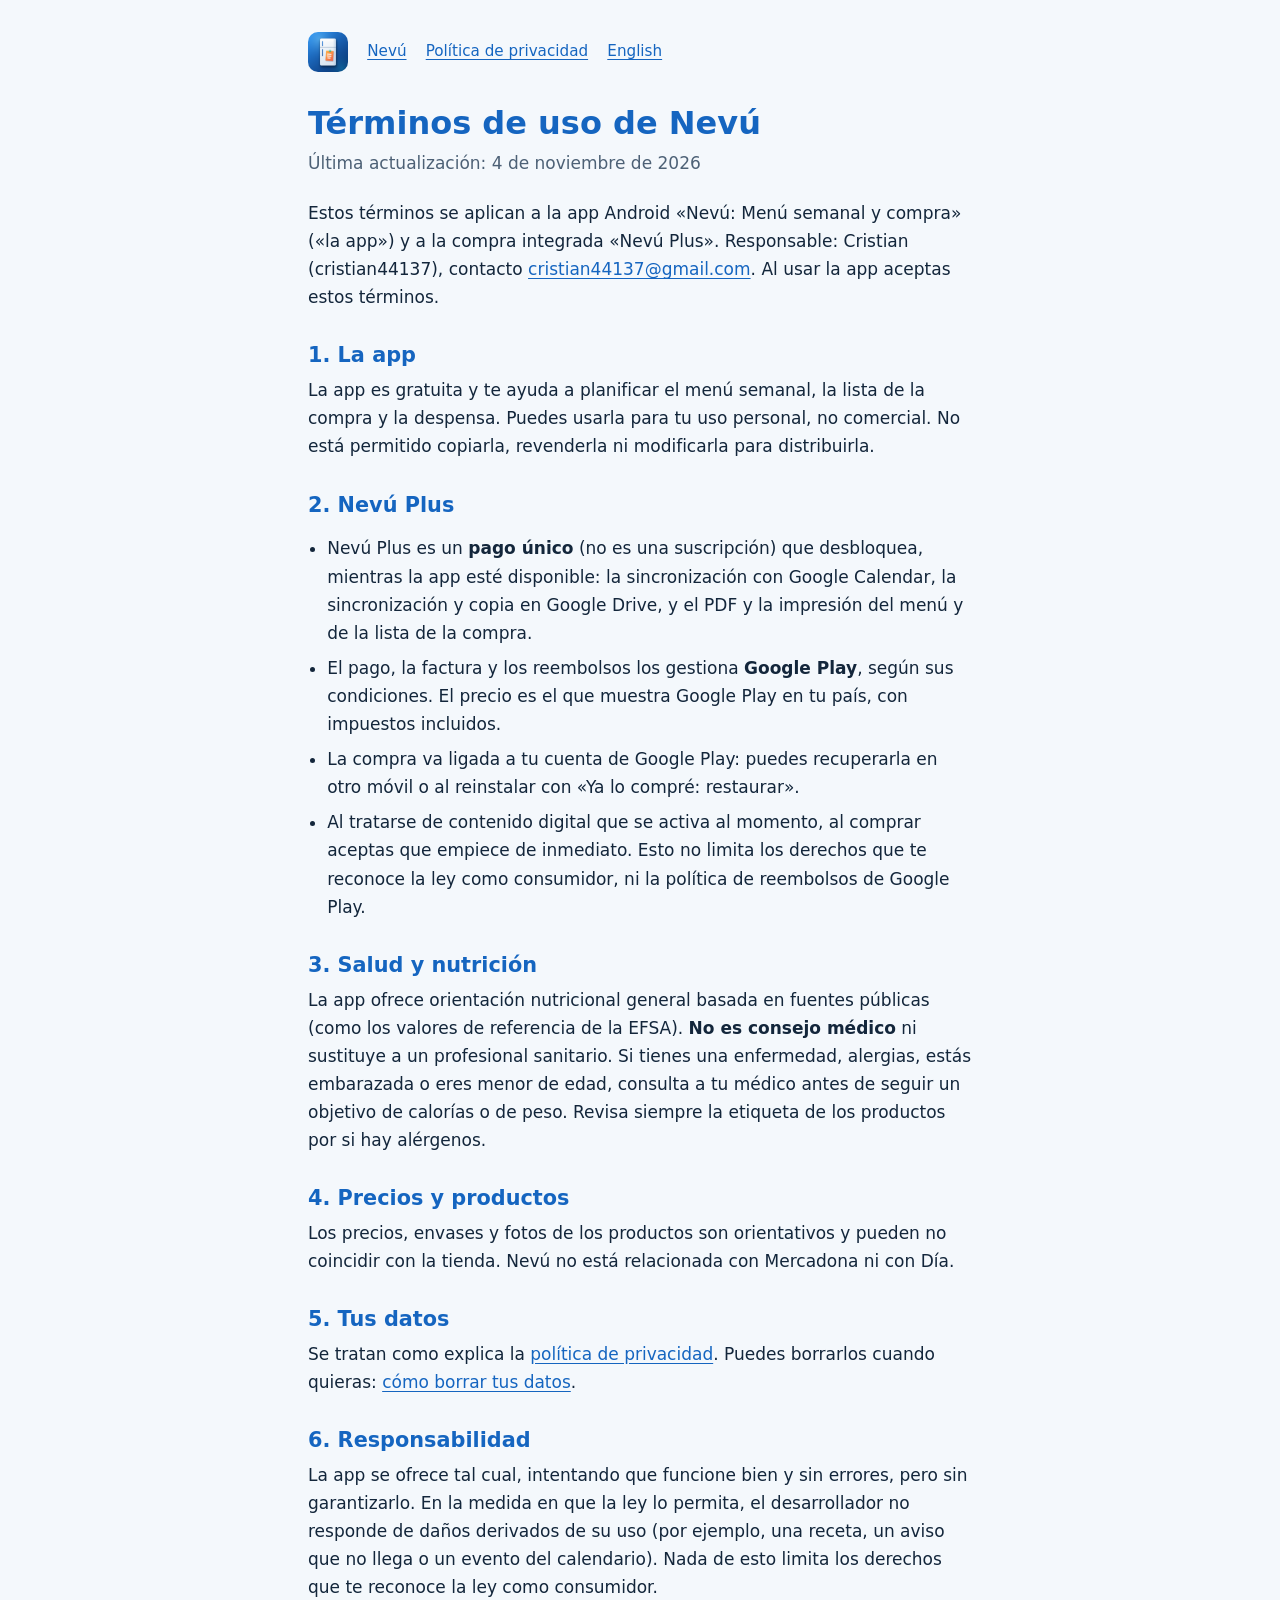
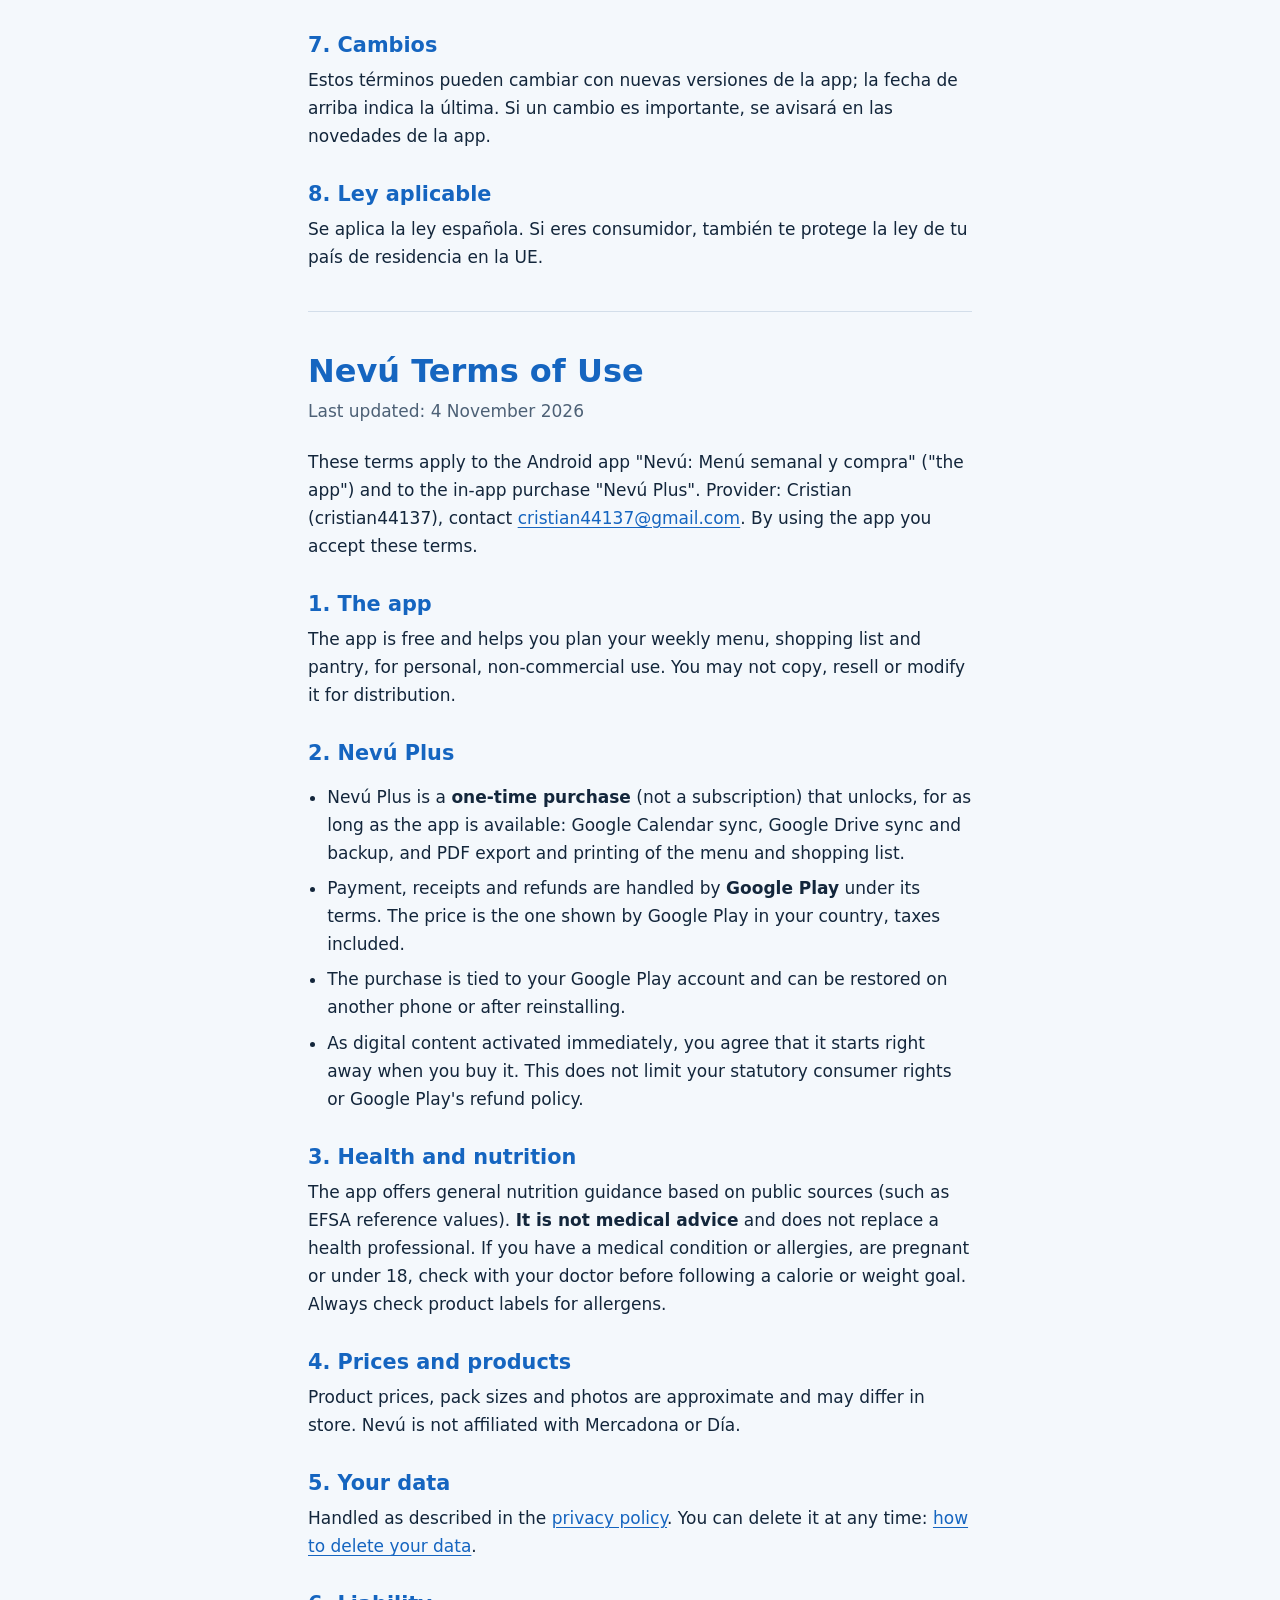
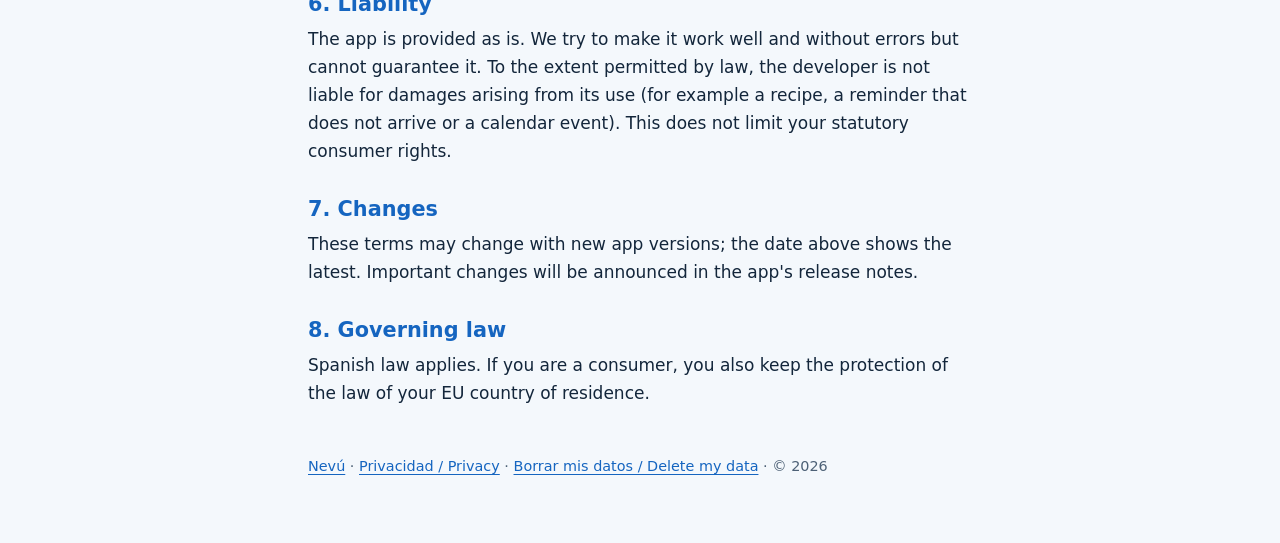
<file: terminos.html>
<!doctype html>
<html lang="es"><head><meta charset="utf-8"><meta name="viewport" content="width=device-width,initial-scale=1">
<title>Términos de uso · Nevú</title>
<meta name="description" content="Términos de uso de la app Nevú y de Nevú Plus.">
<link rel="stylesheet" href="estilo.css"><link rel="icon" href="logo.png"></head>
<body><main>
<nav><img src="logo.png" alt=""><a href="index.html">Nevú</a><a href="privacidad.html">Política de privacidad</a><a href="#en">English</a></nav>

<h1>Términos de uso de Nevú</h1>
<p class="sub">Última actualización: 4 de noviembre de 2026</p>
<p>Estos términos se aplican a la app Android «Nevú: Menú semanal y compra» («la app») y a la compra integrada «Nevú Plus». Responsable: Cristian (cristian44137), contacto <a href="mailto:cristian44137@gmail.com">cristian44137@gmail.com</a>. Al usar la app aceptas estos términos.</p>

<h2>1. La app</h2>
<p>La app es gratuita y te ayuda a planificar el menú semanal, la lista de la compra y la despensa. Puedes usarla para tu uso personal, no comercial. No está permitido copiarla, revenderla ni modificarla para distribuirla.</p>

<h2>2. Nevú Plus</h2>
<ul>
<li>Nevú Plus es un <strong>pago único</strong> (no es una suscripción) que desbloquea, mientras la app esté disponible: la sincronización con Google Calendar, la sincronización y copia en Google Drive, y el PDF y la impresión del menú y de la lista de la compra.</li>
<li>El pago, la factura y los reembolsos los gestiona <strong>Google Play</strong>, según sus condiciones. El precio es el que muestra Google Play en tu país, con impuestos incluidos.</li>
<li>La compra va ligada a tu cuenta de Google Play: puedes recuperarla en otro móvil o al reinstalar con «Ya lo compré: restaurar».</li>
<li>Al tratarse de contenido digital que se activa al momento, al comprar aceptas que empiece de inmediato. Esto no limita los derechos que te reconoce la ley como consumidor, ni la política de reembolsos de Google Play.</li>
</ul>

<h2>3. Salud y nutrición</h2>
<p>La app ofrece orientación nutricional general basada en fuentes públicas (como los valores de referencia de la EFSA). <strong>No es consejo médico</strong> ni sustituye a un profesional sanitario. Si tienes una enfermedad, alergias, estás embarazada o eres menor de edad, consulta a tu médico antes de seguir un objetivo de calorías o de peso. Revisa siempre la etiqueta de los productos por si hay alérgenos.</p>

<h2>4. Precios y productos</h2>
<p>Los precios, envases y fotos de los productos son orientativos y pueden no coincidir con la tienda. Nevú no está relacionada con Mercadona ni con Día.</p>

<h2>5. Tus datos</h2>
<p>Se tratan como explica la <a href="privacidad.html">política de privacidad</a>. Puedes borrarlos cuando quieras: <a href="borrar-datos.html">cómo borrar tus datos</a>.</p>

<h2>6. Responsabilidad</h2>
<p>La app se ofrece tal cual, intentando que funcione bien y sin errores, pero sin garantizarlo. En la medida en que la ley lo permita, el desarrollador no responde de daños derivados de su uso (por ejemplo, una receta, un aviso que no llega o un evento del calendario). Nada de esto limita los derechos que te reconoce la ley como consumidor.</p>

<h2>7. Cambios</h2>
<p>Estos términos pueden cambiar con nuevas versiones de la app; la fecha de arriba indica la última. Si un cambio es importante, se avisará en las novedades de la app.</p>

<h2>8. Ley aplicable</h2>
<p>Se aplica la ley española. Si eres consumidor, también te protege la ley de tu país de residencia en la UE.</p>

<hr>
<section id="en" lang="en">
<h1>Nevú Terms of Use</h1>
<p class="sub">Last updated: 4 November 2026</p>
<p>These terms apply to the Android app "Nevú: Menú semanal y compra" ("the app") and to the in-app purchase "Nevú Plus". Provider: Cristian (cristian44137), contact <a href="mailto:cristian44137@gmail.com">cristian44137@gmail.com</a>. By using the app you accept these terms.</p>
<h2>1. The app</h2>
<p>The app is free and helps you plan your weekly menu, shopping list and pantry, for personal, non-commercial use. You may not copy, resell or modify it for distribution.</p>
<h2>2. Nevú Plus</h2>
<ul>
<li>Nevú Plus is a <strong>one-time purchase</strong> (not a subscription) that unlocks, for as long as the app is available: Google Calendar sync, Google Drive sync and backup, and PDF export and printing of the menu and shopping list.</li>
<li>Payment, receipts and refunds are handled by <strong>Google Play</strong> under its terms. The price is the one shown by Google Play in your country, taxes included.</li>
<li>The purchase is tied to your Google Play account and can be restored on another phone or after reinstalling.</li>
<li>As digital content activated immediately, you agree that it starts right away when you buy it. This does not limit your statutory consumer rights or Google Play's refund policy.</li>
</ul>
<h2>3. Health and nutrition</h2>
<p>The app offers general nutrition guidance based on public sources (such as EFSA reference values). <strong>It is not medical advice</strong> and does not replace a health professional. If you have a medical condition or allergies, are pregnant or under 18, check with your doctor before following a calorie or weight goal. Always check product labels for allergens.</p>
<h2>4. Prices and products</h2>
<p>Product prices, pack sizes and photos are approximate and may differ in store. Nevú is not affiliated with Mercadona or Día.</p>
<h2>5. Your data</h2>
<p>Handled as described in the <a href="privacidad.html#en">privacy policy</a>. You can delete it at any time: <a href="borrar-datos.html#en">how to delete your data</a>.</p>
<h2>6. Liability</h2>
<p>The app is provided as is. We try to make it work well and without errors but cannot guarantee it. To the extent permitted by law, the developer is not liable for damages arising from its use (for example a recipe, a reminder that does not arrive or a calendar event). This does not limit your statutory consumer rights.</p>
<h2>7. Changes</h2>
<p>These terms may change with new app versions; the date above shows the latest. Important changes will be announced in the app's release notes.</p>
<h2>8. Governing law</h2>
<p>Spanish law applies. If you are a consumer, you also keep the protection of the law of your EU country of residence.</p>
</section>
<footer><a href="index.html">Nevú</a> · <a href="privacidad.html">Privacidad / Privacy</a> · <a href="borrar-datos.html">Borrar mis datos / Delete my data</a> · © 2026</footer>
</main></body></html>
</file>
<file: estilo.css>
:root{--fondo:#F4F8FC;--texto:#13263B;--suave:#4D6176;--linea:#D3DEEA;--acento:#1565C0;--tarjeta:#FFFFFF}
@media (prefers-color-scheme:dark){:root{--fondo:#0A1520;--texto:#E6EEF6;--suave:#9DB2C8;--linea:#22364B;--acento:#7DB4F2;--tarjeta:#12202E}}
*{box-sizing:border-box}
body{margin:0;background:var(--fondo);color:var(--texto);font:17px/1.65 system-ui,-apple-system,"Segoe UI",Roboto,sans-serif}
main{max-width:44rem;margin:0 auto;padding:2rem 1.25rem 4rem}
nav{display:flex;flex-wrap:wrap;gap:1.2rem;align-items:center;margin:0 0 2rem;font-size:.95rem}
nav img{width:40px;height:40px;border-radius:10px}
h1,h2{line-height:1.2;color:var(--acento)}h1{font-size:2rem;margin:.2rem 0 .4rem}h2{font-size:1.3rem;margin:2rem 0 .5rem}
p,li{margin:.45rem 0}ul{padding-left:1.2rem}
.sub{color:var(--suave);margin:0 0 1.4rem}
.tarjeta{background:var(--tarjeta);border:1px solid var(--linea);border-radius:14px;padding:1rem 1.2rem;margin:1.2rem 0}
hr{border:0;border-top:1px solid var(--linea);margin:2.5rem 0}
a{color:var(--acento);text-underline-offset:3px}
footer{color:var(--suave);font-size:.9rem;margin-top:3rem}
code{font-size:.92em}
.marca{margin:.2rem 0 .6rem}.marca svg{display:block;height:4.2rem;width:auto;overflow:visible}
</file>
